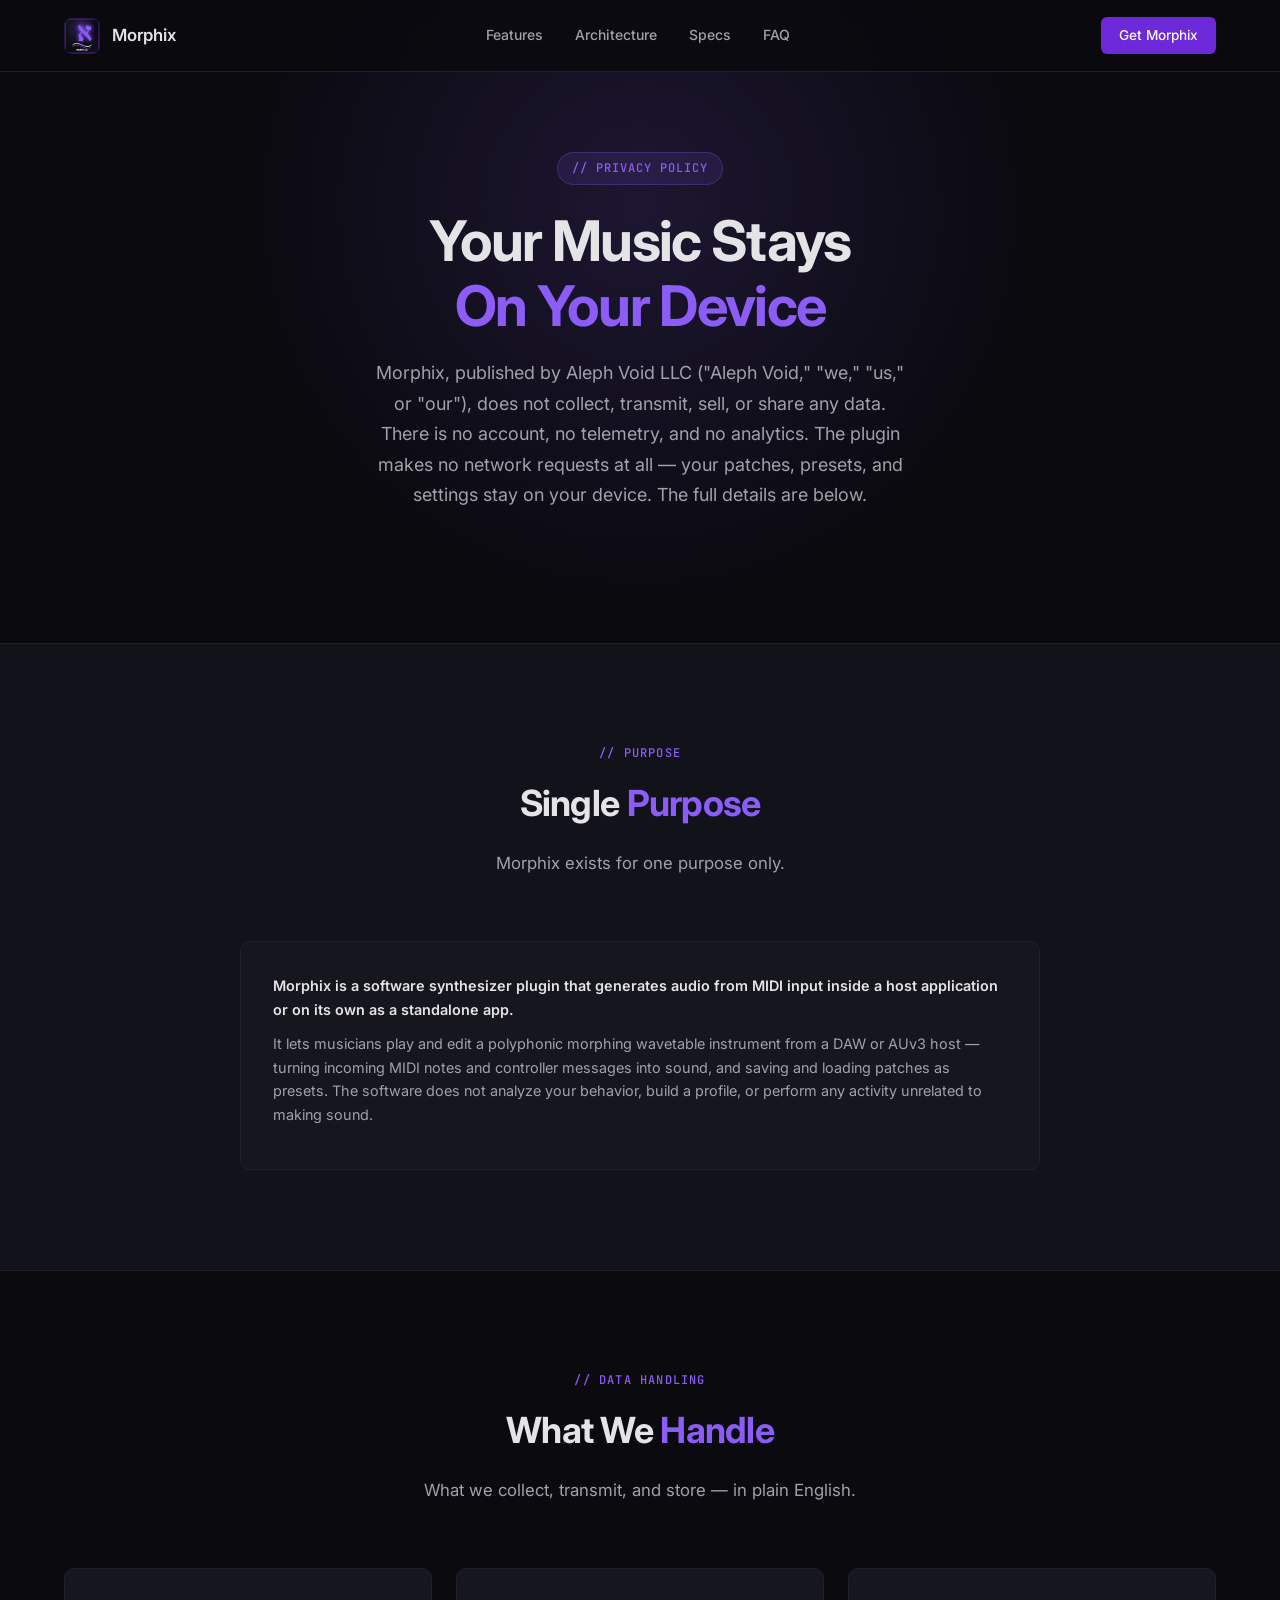
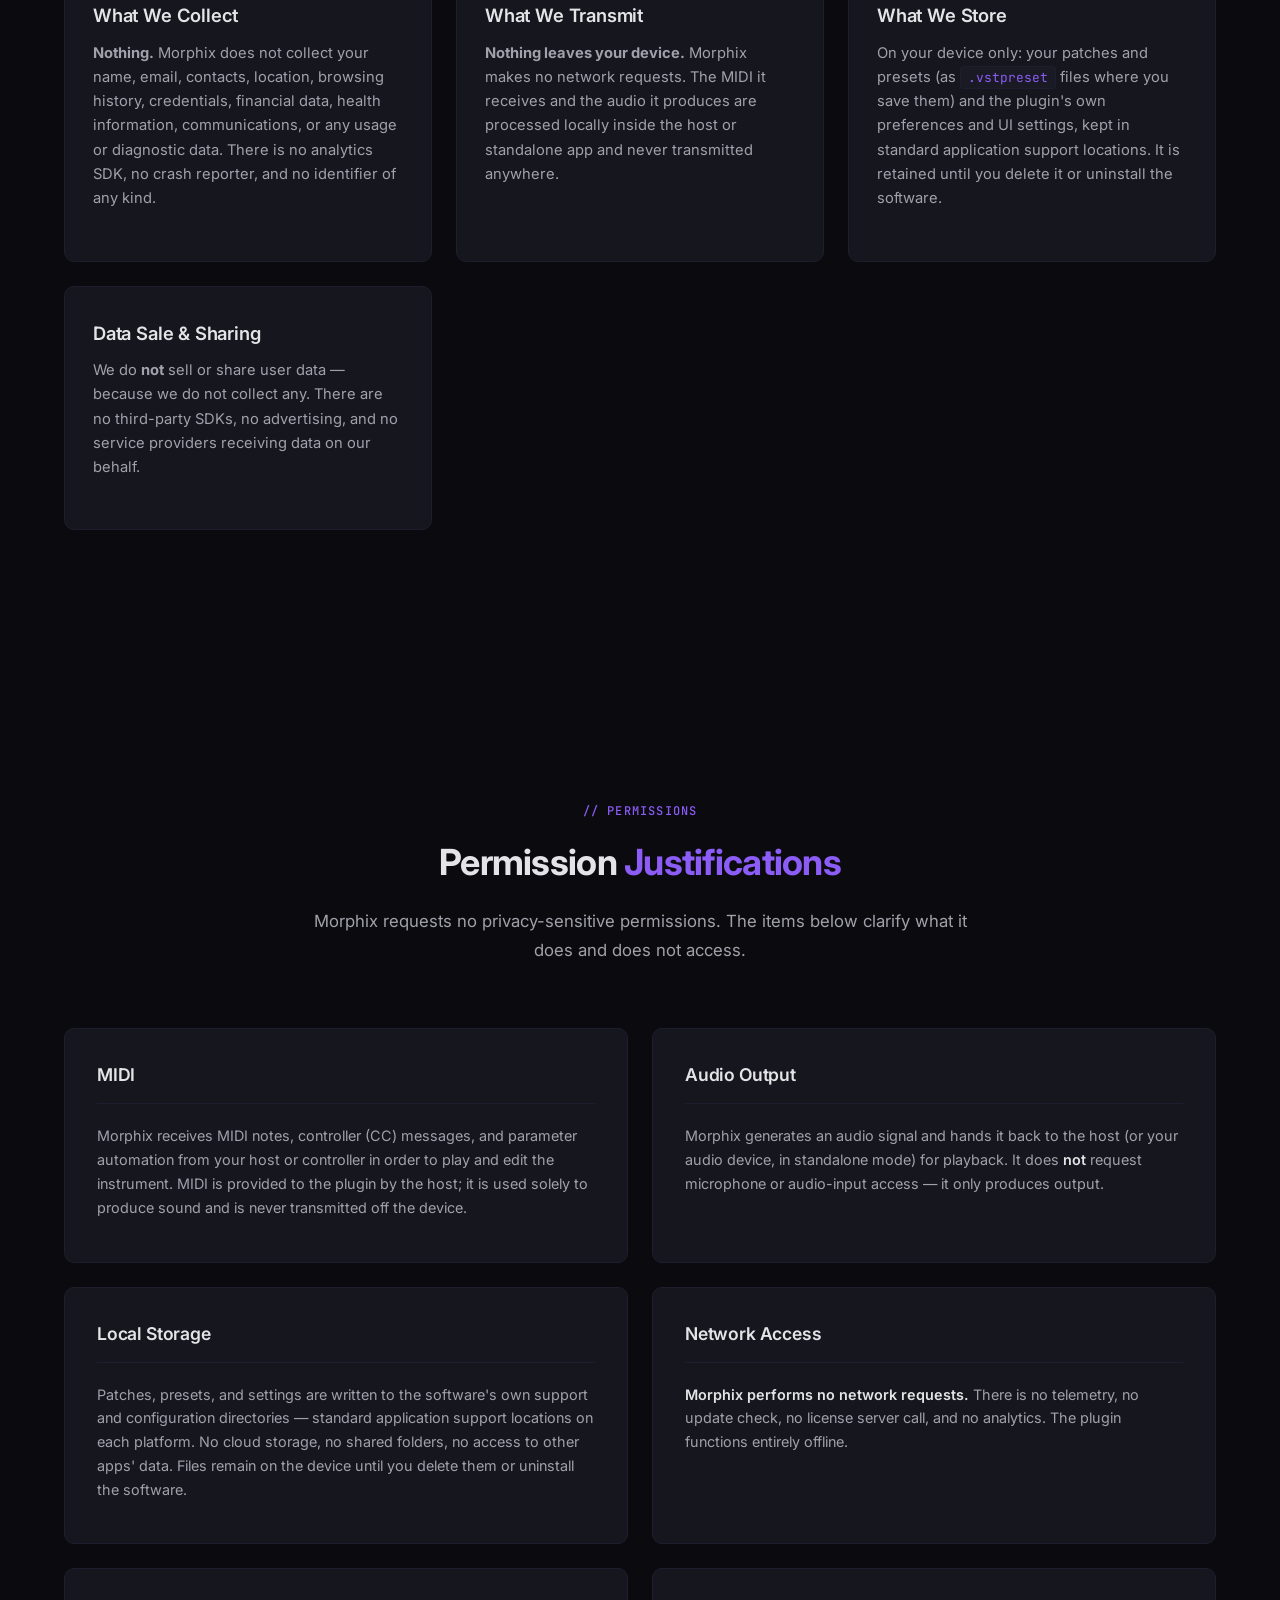
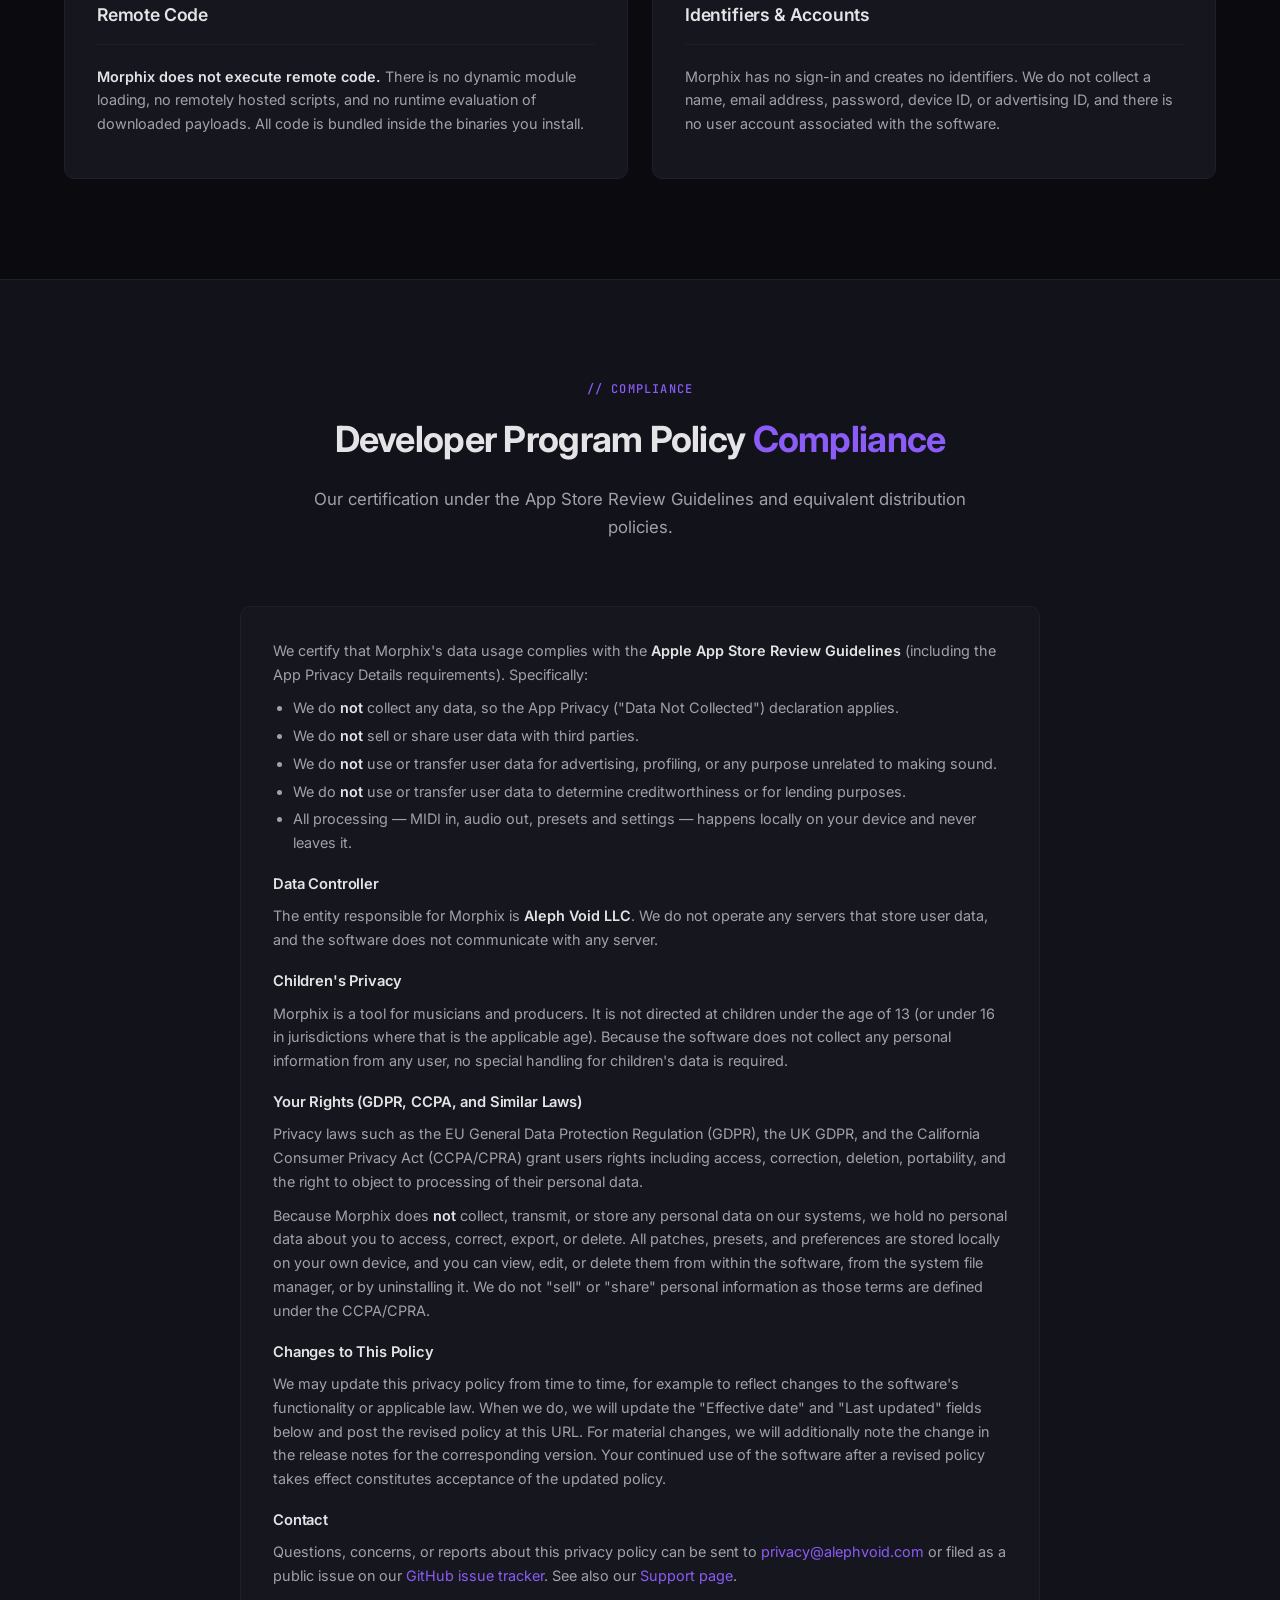
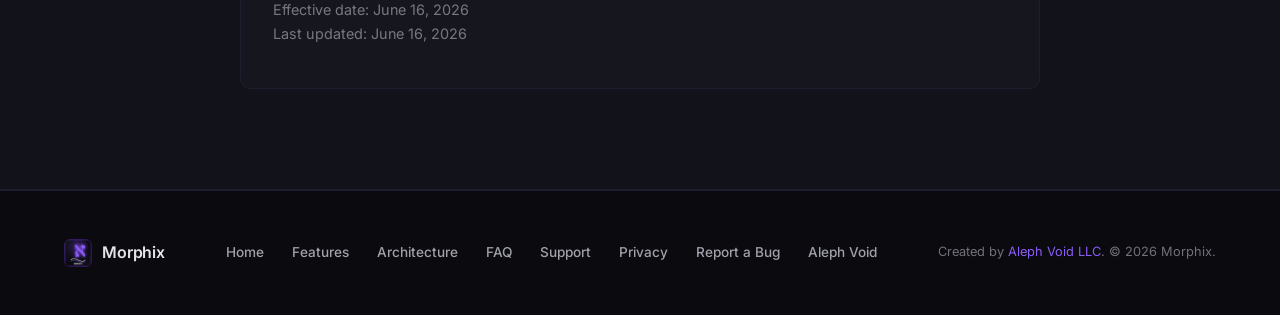
<file: privacy.html>
<!DOCTYPE html>
<html lang="en">
<head>
  <meta charset="UTF-8" />
  <meta name="viewport" content="width=device-width, initial-scale=1.0" />
  <title>Privacy Policy &mdash; Morphix</title>
  <meta name="description" content="Privacy policy for Morphix, the morphing wavetable synthesizer plugin for macOS, iOS, Windows, and Linux. Morphix collects nothing and makes no network requests." />
  <link rel="icon" type="image/png" href="assets/img/app-icon.png" />

  <!-- Open Graph -->
  <meta property="og:type" content="website" />
  <meta property="og:site_name" content="Morphix" />
  <meta property="og:url" content="https://morphix.alephvoid.com/privacy.html" />
  <meta property="og:title" content="Privacy Policy — Morphix" />
  <meta property="og:description" content="Privacy policy for Morphix. The plugin collects nothing and makes no network requests — everything stays on your device." />
  <meta property="og:image" content="https://morphix.alephvoid.com/assets/img/app-icon.png" />
  <meta property="og:image:type" content="image/png" />
  <meta property="og:image:width" content="256" />
  <meta property="og:image:height" content="256" />
  <meta property="og:image:alt" content="Morphix icon" />

  <!-- Twitter Card -->
  <meta name="twitter:card" content="summary" />
  <meta name="twitter:title" content="Privacy Policy — Morphix" />
  <meta name="twitter:description" content="Privacy policy for Morphix. The plugin collects nothing and makes no network requests." />
  <meta name="twitter:image" content="https://morphix.alephvoid.com/assets/img/app-icon.png" />
  <meta name="twitter:image:alt" content="Morphix icon" />
  <link rel="preconnect" href="https://fonts.googleapis.com" />
  <link rel="preconnect" href="https://fonts.gstatic.com" crossorigin />
  <link href="https://fonts.googleapis.com/css2?family=Inter:wght@300;400;500;600;700&family=JetBrains+Mono:wght@400;500&display=swap" rel="stylesheet" />
  <link rel="stylesheet" href="styles.css" />
</head>
<body>
  <!-- Navigation -->
  <nav id="nav">
    <div class="nav-inner">
      <a href="index.html" class="nav-brand">
        <img class="nav-logo" src="assets/img/app-icon.png" alt="Morphix" />
        <span>Morphix</span>
      </a>
      <div class="nav-links">
        <a href="index.html#features">Features</a>
        <a href="index.html#architecture">Architecture</a>
        <a href="index.html#specs">Specs</a>
        <a href="index.html#faq">FAQ</a>
      </div>
      <div class="nav-actions">
        <a href="index.html#install" class="btn btn-sm btn-primary">Get Morphix</a>
      </div>
      <button class="mobile-menu-btn" id="mobile-menu-btn" aria-label="Menu">
        <span></span><span></span><span></span>
      </button>
    </div>
    <div class="mobile-menu" id="mobile-menu">
      <a href="index.html#features">Features</a>
      <a href="index.html#architecture">Architecture</a>
      <a href="index.html#specs">Specs</a>
      <a href="index.html#faq">FAQ</a>
      <a href="index.html#install" class="btn btn-primary">Get Morphix</a>
    </div>
  </nav>

  <!-- Hero -->
  <section class="hero">
    <div class="container">
      <div class="hero-content">
        <div class="hero-badge">// Privacy Policy</div>
        <h1>Your Music Stays<br /><span class="text-gradient">On Your Device</span></h1>
        <p class="hero-subtitle">
          Morphix, published by Aleph Void LLC ("Aleph Void," "we," "us," or "our"), does not
          collect, transmit, sell, or share any data. There is no account, no telemetry, and no
          analytics. The plugin makes no network requests at all &mdash; your patches, presets,
          and settings stay on your device. The full details are below.
        </p>
      </div>
    </div>
  </section>

  <!-- Single purpose -->
  <section class="features">
    <div class="container">
      <div class="section-header">
        <span class="section-label">// Purpose</span>
        <h2>Single <span class="text-gradient">Purpose</span></h2>
        <p>Morphix exists for one purpose only.</p>
      </div>
      <div class="doc-card" style="max-width: 800px; margin: 0 auto;">
        <div class="doc-content">
          <p><strong>Morphix is a software synthesizer plugin that generates audio from MIDI input inside a host application or on its own as a standalone app.</strong></p>
          <p>It lets musicians play and edit a polyphonic morphing wavetable instrument from a DAW or AUv3 host &mdash; turning incoming MIDI notes and controller messages into sound, and saving and loading patches as presets. The software does not analyze your behavior, build a profile, or perform any activity unrelated to making sound.</p>
        </div>
      </div>
    </div>
  </section>

  <!-- Data handling -->
  <section class="how-it-works">
    <div class="container">
      <div class="section-header">
        <span class="section-label">// Data Handling</span>
        <h2>What We <span class="text-gradient">Handle</span></h2>
        <p>What we collect, transmit, and store &mdash; in plain English.</p>
      </div>
      <div class="modes-grid">
        <div class="mode-card">
          <h3>What We Collect</h3>
          <p class="mode-desc"><strong>Nothing.</strong> Morphix does not collect your name, email, contacts, location, browsing history, credentials, financial data, health information, communications, or any usage or diagnostic data. There is no analytics SDK, no crash reporter, and no identifier of any kind.</p>
        </div>
        <div class="mode-card">
          <h3>What We Transmit</h3>
          <p class="mode-desc"><strong>Nothing leaves your device.</strong> Morphix makes no network requests. The MIDI it receives and the audio it produces are processed locally inside the host or standalone app and never transmitted anywhere.</p>
        </div>
        <div class="mode-card">
          <h3>What We Store</h3>
          <p class="mode-desc">On your device only: your patches and presets (as <code>.vstpreset</code> files where you save them) and the plugin's own preferences and UI settings, kept in standard application support locations. It is retained until you delete it or uninstall the software.</p>
        </div>
        <div class="mode-card">
          <h3>Data Sale &amp; Sharing</h3>
          <p class="mode-desc">We do <strong>not</strong> sell or share user data &mdash; because we do not collect any. There are no third-party SDKs, no advertising, and no service providers receiving data on our behalf.</p>
        </div>
      </div>
    </div>
  </section>

  <!-- Permission justifications -->
  <section class="docs">
    <div class="container">
      <div class="section-header">
        <span class="section-label">// Permissions</span>
        <h2>Permission <span class="text-gradient">Justifications</span></h2>
        <p>Morphix requests no privacy-sensitive permissions. The items below clarify what it does and does not access.</p>
      </div>
      <div class="docs-grid">
        <div class="doc-card">
          <h3>MIDI</h3>
          <div class="doc-content">
            <p>Morphix receives MIDI notes, controller (CC) messages, and parameter automation from your host or controller in order to play and edit the instrument. MIDI is provided to the plugin by the host; it is used solely to produce sound and is never transmitted off the device.</p>
          </div>
        </div>

        <div class="doc-card">
          <h3>Audio Output</h3>
          <div class="doc-content">
            <p>Morphix generates an audio signal and hands it back to the host (or your audio device, in standalone mode) for playback. It does <strong>not</strong> request microphone or audio-input access &mdash; it only produces output.</p>
          </div>
        </div>

        <div class="doc-card">
          <h3>Local Storage</h3>
          <div class="doc-content">
            <p>Patches, presets, and settings are written to the software's own support and configuration directories &mdash; standard application support locations on each platform. No cloud storage, no shared folders, no access to other apps' data. Files remain on the device until you delete them or uninstall the software.</p>
          </div>
        </div>

        <div class="doc-card">
          <h3>Network Access</h3>
          <div class="doc-content">
            <p><strong>Morphix performs no network requests.</strong> There is no telemetry, no update check, no license server call, and no analytics. The plugin functions entirely offline.</p>
          </div>
        </div>

        <div class="doc-card">
          <h3>Remote Code</h3>
          <div class="doc-content">
            <p><strong>Morphix does not execute remote code.</strong> There is no dynamic module loading, no remotely hosted scripts, and no runtime evaluation of downloaded payloads. All code is bundled inside the binaries you install.</p>
          </div>
        </div>

        <div class="doc-card">
          <h3>Identifiers &amp; Accounts</h3>
          <div class="doc-content">
            <p>Morphix has no sign-in and creates no identifiers. We do not collect a name, email address, password, device ID, or advertising ID, and there is no user account associated with the software.</p>
          </div>
        </div>
      </div>
    </div>
  </section>

  <!-- Compliance -->
  <section class="install">
    <div class="container">
      <div class="section-header">
        <span class="section-label">// Compliance</span>
        <h2>Developer Program Policy <span class="text-gradient">Compliance</span></h2>
        <p>Our certification under the App Store Review Guidelines and equivalent distribution policies.</p>
      </div>
      <div class="doc-card" style="max-width: 800px; margin: 0 auto;">
        <div class="doc-content">
          <p>We certify that Morphix's data usage complies with the <strong>Apple App Store Review Guidelines</strong> (including the App Privacy Details requirements). Specifically:</p>
          <ul>
            <li>We do <strong>not</strong> collect any data, so the App Privacy ("Data Not Collected") declaration applies.</li>
            <li>We do <strong>not</strong> sell or share user data with third parties.</li>
            <li>We do <strong>not</strong> use or transfer user data for advertising, profiling, or any purpose unrelated to making sound.</li>
            <li>We do <strong>not</strong> use or transfer user data to determine creditworthiness or for lending purposes.</li>
            <li>All processing &mdash; MIDI in, audio out, presets and settings &mdash; happens locally on your device and never leaves it.</li>
          </ul>

          <h4>Data Controller</h4>
          <p>The entity responsible for Morphix is <strong>Aleph Void LLC</strong>. We do not operate any servers that store user data, and the software does not communicate with any server.</p>

          <h4>Children's Privacy</h4>
          <p>Morphix is a tool for musicians and producers. It is not directed at children under the age of 13 (or under 16 in jurisdictions where that is the applicable age). Because the software does not collect any personal information from any user, no special handling for children's data is required.</p>

          <h4>Your Rights (GDPR, CCPA, and Similar Laws)</h4>
          <p>Privacy laws such as the EU General Data Protection Regulation (GDPR), the UK GDPR, and the California Consumer Privacy Act (CCPA/CPRA) grant users rights including access, correction, deletion, portability, and the right to object to processing of their personal data.</p>
          <p>Because Morphix does <strong>not</strong> collect, transmit, or store any personal data on our systems, we hold no personal data about you to access, correct, export, or delete. All patches, presets, and preferences are stored locally on your own device, and you can view, edit, or delete them from within the software, from the system file manager, or by uninstalling it. We do not "sell" or "share" personal information as those terms are defined under the CCPA/CPRA.</p>

          <h4>Changes to This Policy</h4>
          <p>We may update this privacy policy from time to time, for example to reflect changes to the software's functionality or applicable law. When we do, we will update the "Effective date" and "Last updated" fields below and post the revised policy at this URL. For material changes, we will additionally note the change in the release notes for the corresponding version. Your continued use of the software after a revised policy takes effect constitutes acceptance of the updated policy.</p>

          <h4>Contact</h4>
          <p>Questions, concerns, or reports about this privacy policy can be sent to <a href="mailto:privacy@alephvoid.com">privacy@alephvoid.com</a> or filed as a public issue on our <a href="https://github.com/aleph-void/morphix.alephvoid.com/issues" target="_blank" rel="noopener">GitHub issue tracker</a>. See also our <a href="support.html">Support page</a>.</p>
          <p style="opacity: 0.7; font-size: 0.9em;">Effective date: June 16, 2026<br />Last updated: June 16, 2026</p>
        </div>
      </div>
    </div>
  </section>

  <!-- Footer -->
  <footer class="footer">
    <div class="container">
      <div class="footer-inner">
        <div class="footer-brand">
          <img class="footer-logo" src="assets/img/app-icon.png" alt="Morphix" />
          <span>Morphix</span>
        </div>
        <div class="footer-links">
          <a href="index.html">Home</a>
          <a href="index.html#features">Features</a>
          <a href="index.html#architecture">Architecture</a>
          <a href="index.html#faq">FAQ</a>
          <a href="support.html">Support</a>
          <a href="privacy.html">Privacy</a>
          <a href="https://github.com/aleph-void/morphix.alephvoid.com/issues" target="_blank" rel="noopener">Report a Bug</a>
          <a href="https://alephvoid.com" target="_blank" rel="noopener">Aleph Void</a>
        </div>
        <p class="footer-copy">Created by <a href="https://alephvoid.com" target="_blank" rel="noopener">Aleph Void LLC</a>. &copy; 2026 Morphix.</p>
      </div>
    </div>
  </footer>

  <script src="main.js"></script>
</body>
</html>
</file>
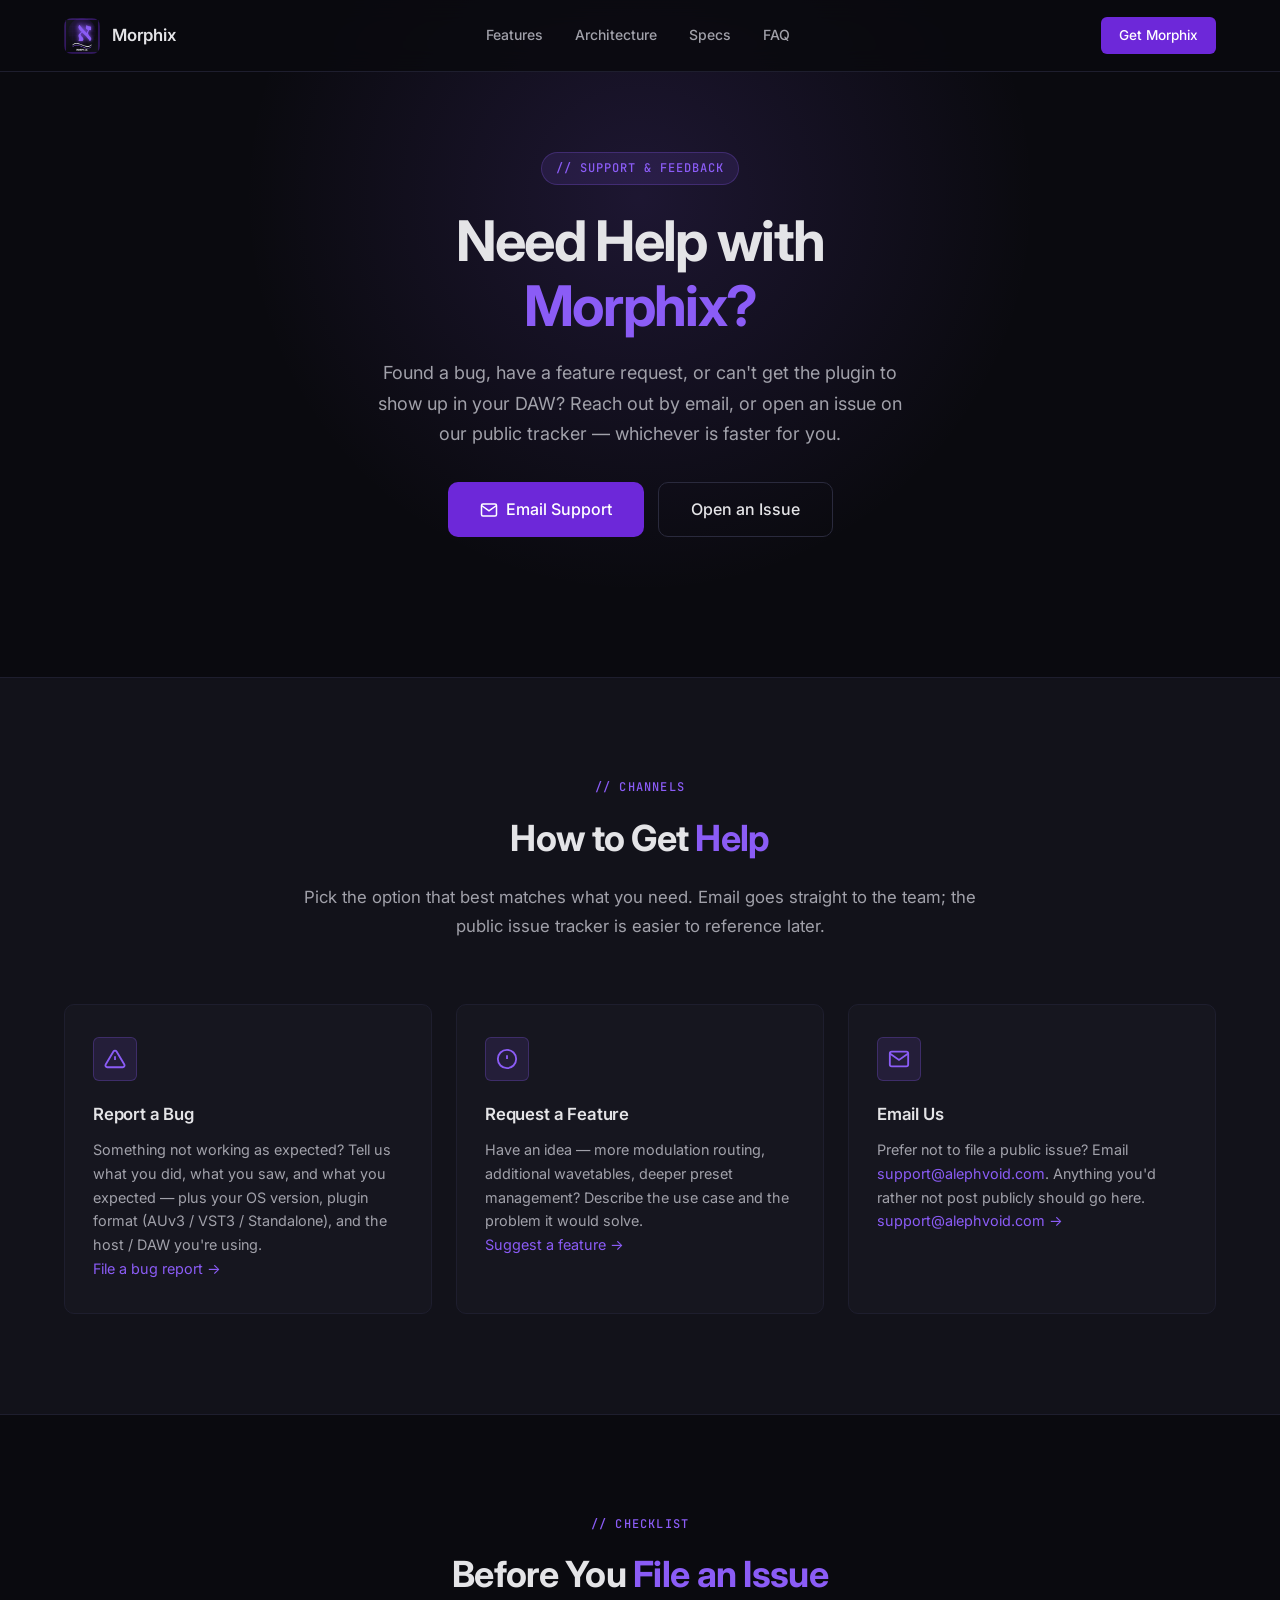
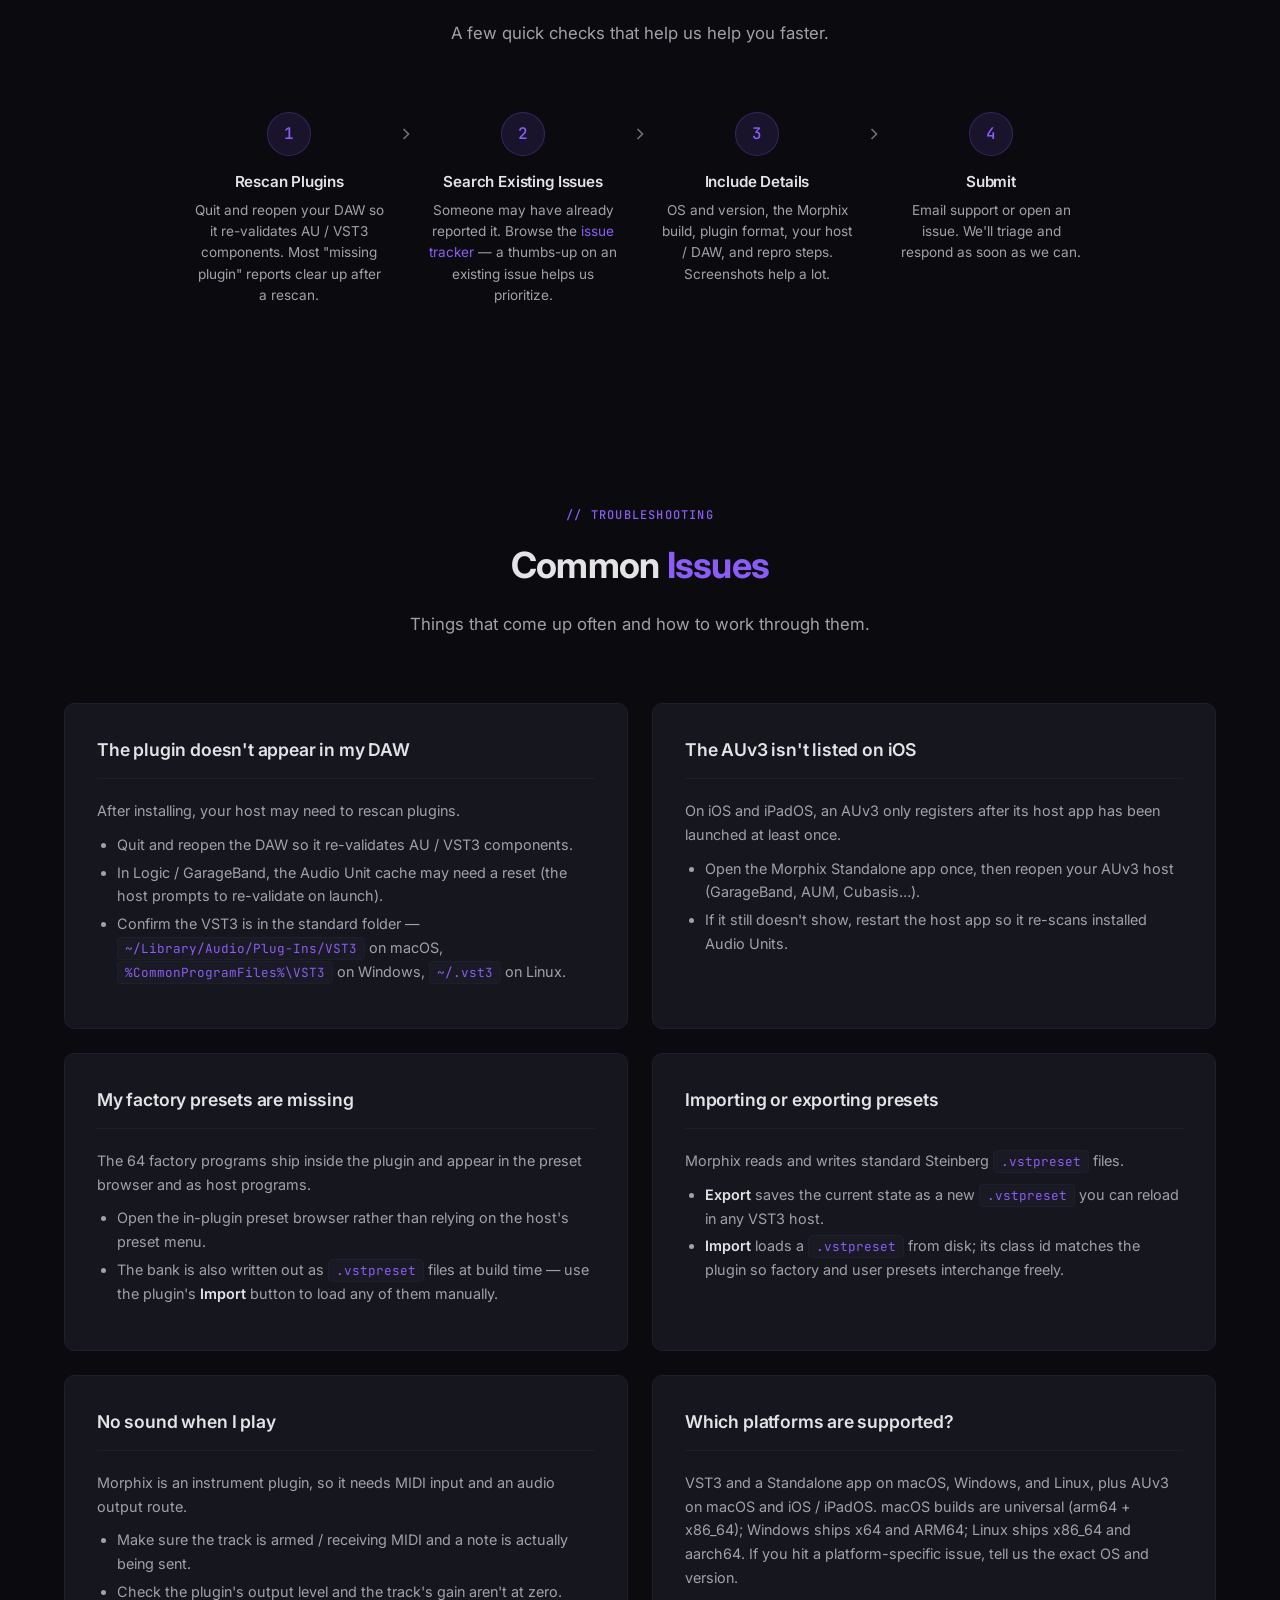
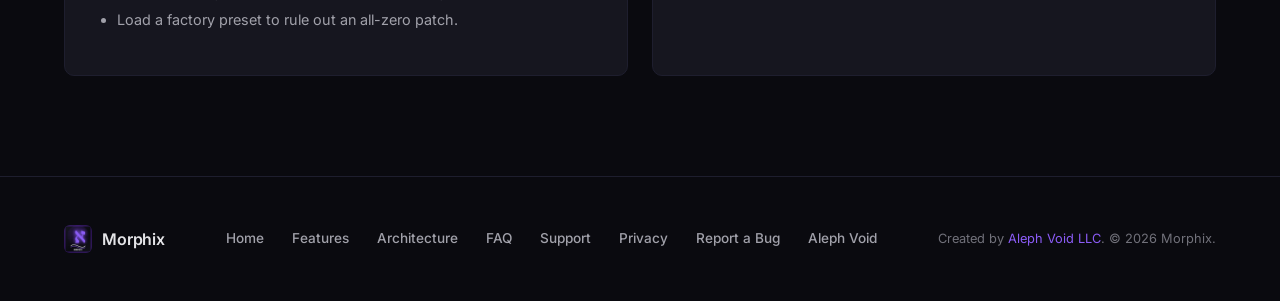
<file: support.html>
<!DOCTYPE html>
<html lang="en">
<head>
  <meta charset="UTF-8" />
  <meta name="viewport" content="width=device-width, initial-scale=1.0" />
  <title>Support &mdash; Morphix</title>
  <meta name="description" content="Get support for Morphix, the morphing wavetable synthesizer plugin. Report bugs, request features, or ask questions about the AUv3 / VST3 / Standalone builds." />
  <link rel="icon" type="image/png" href="assets/img/app-icon.png" />

  <!-- Open Graph -->
  <meta property="og:type" content="website" />
  <meta property="og:site_name" content="Morphix" />
  <meta property="og:url" content="https://morphix.alephvoid.com/support.html" />
  <meta property="og:title" content="Support — Morphix" />
  <meta property="og:description" content="Get support for Morphix. Report bugs, request features, or ask questions about the morphing wavetable synthesizer plugin." />
  <meta property="og:image" content="https://morphix.alephvoid.com/assets/img/app-icon.png" />
  <meta property="og:image:type" content="image/png" />
  <meta property="og:image:width" content="256" />
  <meta property="og:image:height" content="256" />
  <meta property="og:image:alt" content="Morphix icon" />

  <!-- Twitter Card -->
  <meta name="twitter:card" content="summary" />
  <meta name="twitter:title" content="Support — Morphix" />
  <meta name="twitter:description" content="Report bugs, request features, or ask questions about Morphix." />
  <meta name="twitter:image" content="https://morphix.alephvoid.com/assets/img/app-icon.png" />
  <meta name="twitter:image:alt" content="Morphix icon" />
  <link rel="preconnect" href="https://fonts.googleapis.com" />
  <link rel="preconnect" href="https://fonts.gstatic.com" crossorigin />
  <link href="https://fonts.googleapis.com/css2?family=Inter:wght@300;400;500;600;700&family=JetBrains+Mono:wght@400;500&display=swap" rel="stylesheet" />
  <link rel="stylesheet" href="styles.css" />
</head>
<body>
  <!-- Navigation -->
  <nav id="nav">
    <div class="nav-inner">
      <a href="index.html" class="nav-brand">
        <img class="nav-logo" src="assets/img/app-icon.png" alt="Morphix" />
        <span>Morphix</span>
      </a>
      <div class="nav-links">
        <a href="index.html#features">Features</a>
        <a href="index.html#architecture">Architecture</a>
        <a href="index.html#specs">Specs</a>
        <a href="index.html#faq">FAQ</a>
      </div>
      <div class="nav-actions">
        <a href="index.html#install" class="btn btn-sm btn-primary">Get Morphix</a>
      </div>
      <button class="mobile-menu-btn" id="mobile-menu-btn" aria-label="Menu">
        <span></span><span></span><span></span>
      </button>
    </div>
    <div class="mobile-menu" id="mobile-menu">
      <a href="index.html#features">Features</a>
      <a href="index.html#architecture">Architecture</a>
      <a href="index.html#specs">Specs</a>
      <a href="index.html#faq">FAQ</a>
      <a href="index.html#install" class="btn btn-primary">Get Morphix</a>
    </div>
  </nav>

  <!-- Hero -->
  <section class="hero">
    <div class="container">
      <div class="hero-content">
        <div class="hero-badge">// Support &amp; Feedback</div>
        <h1>Need Help with<br /><span class="text-gradient">Morphix?</span></h1>
        <p class="hero-subtitle">
          Found a bug, have a feature request, or can't get the plugin to show up in your DAW?
          Reach out by email, or open an issue on our public tracker &mdash; whichever is faster
          for you.
        </p>
        <div class="hero-actions">
          <a href="mailto:support@alephvoid.com?subject=Morphix%20support" class="btn btn-primary btn-lg">
            <svg viewBox="0 0 24 24" fill="none" stroke="currentColor" stroke-width="2" class="btn-icon"><path d="M4 4h16c1.1 0 2 .9 2 2v12c0 1.1-.9 2-2 2H4c-1.1 0-2-.9-2-2V6c0-1.1.9-2 2-2z"/><polyline points="22,6 12,13 2,6"/></svg>
            Email Support
          </a>
          <a href="https://github.com/aleph-void/morphix.alephvoid.com/issues" class="btn btn-outline btn-lg" target="_blank" rel="noopener">Open an Issue</a>
        </div>
      </div>
    </div>
  </section>

  <!-- Support channels -->
  <section class="features">
    <div class="container">
      <div class="section-header">
        <span class="section-label">// Channels</span>
        <h2>How to Get <span class="text-gradient">Help</span></h2>
        <p>Pick the option that best matches what you need. Email goes straight to the team; the public issue tracker is easier to reference later.</p>
      </div>
      <div class="feature-grid">
        <div class="feature-card">
          <div class="feature-icon">
            <svg viewBox="0 0 24 24" fill="none" stroke="currentColor" stroke-width="2"><path d="M10.29 3.86L1.82 18a2 2 0 0 0 1.71 3h16.94a2 2 0 0 0 1.71-3L13.71 3.86a2 2 0 0 0-3.42 0z"/><line x1="12" y1="9" x2="12" y2="13"/><line x1="12" y1="17" x2="12.01" y2="17"/></svg>
          </div>
          <h3>Report a Bug</h3>
          <p>Something not working as expected? Tell us what you did, what you saw, and what you expected &mdash; plus your OS version, plugin format (AUv3 / VST3 / Standalone), and the host / DAW you're using.</p>
          <p><a href="https://github.com/aleph-void/morphix.alephvoid.com/issues/new?labels=bug" target="_blank" rel="noopener">File a bug report &rarr;</a></p>
        </div>
        <div class="feature-card">
          <div class="feature-icon">
            <svg viewBox="0 0 24 24" fill="none" stroke="currentColor" stroke-width="2"><circle cx="12" cy="12" r="10"/><line x1="12" y1="8" x2="12" y2="12"/><line x1="12" y1="16" x2="12.01" y2="16"/></svg>
          </div>
          <h3>Request a Feature</h3>
          <p>Have an idea &mdash; more modulation routing, additional wavetables, deeper preset management? Describe the use case and the problem it would solve.</p>
          <p><a href="https://github.com/aleph-void/morphix.alephvoid.com/issues/new?labels=enhancement" target="_blank" rel="noopener">Suggest a feature &rarr;</a></p>
        </div>
        <div class="feature-card">
          <div class="feature-icon">
            <svg viewBox="0 0 24 24" fill="none" stroke="currentColor" stroke-width="2"><path d="M4 4h16c1.1 0 2 .9 2 2v12c0 1.1-.9 2-2 2H4c-1.1 0-2-.9-2-2V6c0-1.1.9-2 2-2z"/><polyline points="22,6 12,13 2,6"/></svg>
          </div>
          <h3>Email Us</h3>
          <p>Prefer not to file a public issue? Email <a href="mailto:support@alephvoid.com">support@alephvoid.com</a>. Anything you'd rather not post publicly should go here.</p>
          <p><a href="mailto:support@alephvoid.com?subject=Morphix%20support">support@alephvoid.com &rarr;</a></p>
        </div>
      </div>
    </div>
  </section>

  <!-- Before you file -->
  <section class="how-it-works">
    <div class="container">
      <div class="section-header">
        <span class="section-label">// Checklist</span>
        <h2>Before You <span class="text-gradient">File an Issue</span></h2>
        <p>A few quick checks that help us help you faster.</p>
      </div>
      <div class="workflow-steps">
        <div class="steps">
          <div class="step">
            <div class="step-num">1</div>
            <div class="step-content">
              <h4>Rescan Plugins</h4>
              <p>Quit and reopen your DAW so it re-validates AU / VST3 components. Most "missing plugin" reports clear up after a rescan.</p>
            </div>
          </div>
          <div class="step-arrow">
            <svg viewBox="0 0 24 24" fill="none" stroke="currentColor" stroke-width="2"><polyline points="9 18 15 12 9 6"/></svg>
          </div>
          <div class="step">
            <div class="step-num">2</div>
            <div class="step-content">
              <h4>Search Existing Issues</h4>
              <p>Someone may have already reported it. Browse the <a href="https://github.com/aleph-void/morphix.alephvoid.com/issues" target="_blank" rel="noopener">issue tracker</a> &mdash; a thumbs-up on an existing issue helps us prioritize.</p>
            </div>
          </div>
          <div class="step-arrow">
            <svg viewBox="0 0 24 24" fill="none" stroke="currentColor" stroke-width="2"><polyline points="9 18 15 12 9 6"/></svg>
          </div>
          <div class="step">
            <div class="step-num">3</div>
            <div class="step-content">
              <h4>Include Details</h4>
              <p>OS and version, the Morphix build, plugin format, your host / DAW, and repro steps. Screenshots help a lot.</p>
            </div>
          </div>
          <div class="step-arrow">
            <svg viewBox="0 0 24 24" fill="none" stroke="currentColor" stroke-width="2"><polyline points="9 18 15 12 9 6"/></svg>
          </div>
          <div class="step">
            <div class="step-num">4</div>
            <div class="step-content">
              <h4>Submit</h4>
              <p>Email support or open an issue. We'll triage and respond as soon as we can.</p>
            </div>
          </div>
        </div>
      </div>
    </div>
  </section>

  <!-- Troubleshooting -->
  <section class="docs">
    <div class="container">
      <div class="section-header">
        <span class="section-label">// Troubleshooting</span>
        <h2>Common <span class="text-gradient">Issues</span></h2>
        <p>Things that come up often and how to work through them.</p>
      </div>
      <div class="docs-grid">
        <div class="doc-card">
          <h3>The plugin doesn't appear in my DAW</h3>
          <div class="doc-content">
            <p>After installing, your host may need to rescan plugins.</p>
            <ul>
              <li>Quit and reopen the DAW so it re-validates AU / VST3 components.</li>
              <li>In Logic / GarageBand, the Audio Unit cache may need a reset (the host prompts to re-validate on launch).</li>
              <li>Confirm the VST3 is in the standard folder &mdash; <code>~/Library/Audio/Plug-Ins/VST3</code> on macOS, <code>%CommonProgramFiles%\VST3</code> on Windows, <code>~/.vst3</code> on Linux.</li>
            </ul>
          </div>
        </div>

        <div class="doc-card">
          <h3>The AUv3 isn't listed on iOS</h3>
          <div class="doc-content">
            <p>On iOS and iPadOS, an AUv3 only registers after its host app has been launched at least once.</p>
            <ul>
              <li>Open the Morphix Standalone app once, then reopen your AUv3 host (GarageBand, AUM, Cubasis&hellip;).</li>
              <li>If it still doesn't show, restart the host app so it re-scans installed Audio Units.</li>
            </ul>
          </div>
        </div>

        <div class="doc-card">
          <h3>My factory presets are missing</h3>
          <div class="doc-content">
            <p>The 64 factory programs ship inside the plugin and appear in the preset browser and as host programs.</p>
            <ul>
              <li>Open the in-plugin preset browser rather than relying on the host's preset menu.</li>
              <li>The bank is also written out as <code>.vstpreset</code> files at build time &mdash; use the plugin's <strong>Import</strong> button to load any of them manually.</li>
            </ul>
          </div>
        </div>

        <div class="doc-card">
          <h3>Importing or exporting presets</h3>
          <div class="doc-content">
            <p>Morphix reads and writes standard Steinberg <code>.vstpreset</code> files.</p>
            <ul>
              <li><strong>Export</strong> saves the current state as a new <code>.vstpreset</code> you can reload in any VST3 host.</li>
              <li><strong>Import</strong> loads a <code>.vstpreset</code> from disk; its class id matches the plugin so factory and user presets interchange freely.</li>
            </ul>
          </div>
        </div>

        <div class="doc-card">
          <h3>No sound when I play</h3>
          <div class="doc-content">
            <p>Morphix is an instrument plugin, so it needs MIDI input and an audio output route.</p>
            <ul>
              <li>Make sure the track is armed / receiving MIDI and a note is actually being sent.</li>
              <li>Check the plugin's output level and the track's gain aren't at zero.</li>
              <li>Load a factory preset to rule out an all-zero patch.</li>
            </ul>
          </div>
        </div>

        <div class="doc-card">
          <h3>Which platforms are supported?</h3>
          <div class="doc-content">
            <p>VST3 and a Standalone app on macOS, Windows, and Linux, plus AUv3 on macOS and iOS / iPadOS. macOS builds are universal (arm64 + x86_64); Windows ships x64 and ARM64; Linux ships x86_64 and aarch64. If you hit a platform-specific issue, tell us the exact OS and version.</p>
          </div>
        </div>
      </div>
    </div>
  </section>

  <!-- Footer -->
  <footer class="footer">
    <div class="container">
      <div class="footer-inner">
        <div class="footer-brand">
          <img class="footer-logo" src="assets/img/app-icon.png" alt="Morphix" />
          <span>Morphix</span>
        </div>
        <div class="footer-links">
          <a href="index.html">Home</a>
          <a href="index.html#features">Features</a>
          <a href="index.html#architecture">Architecture</a>
          <a href="index.html#faq">FAQ</a>
          <a href="support.html">Support</a>
          <a href="privacy.html">Privacy</a>
          <a href="https://github.com/aleph-void/morphix.alephvoid.com/issues" target="_blank" rel="noopener">Report a Bug</a>
          <a href="https://alephvoid.com" target="_blank" rel="noopener">Aleph Void</a>
        </div>
        <p class="footer-copy">Created by <a href="https://alephvoid.com" target="_blank" rel="noopener">Aleph Void LLC</a>. &copy; 2026 Morphix.</p>
      </div>
    </div>
  </footer>

  <script src="main.js"></script>
</body>
</html>
</file>
<file: styles.css>
/* ===== Design Tokens (Aleph Void palette, dark-only) ===== */
:root {
  --color-bg: #0a0a0f;
  --color-bg-alt: #12121a;
  --color-bg-card: #16161f;
  --color-surface: #1a1a24;
  --color-border: #1e1e2e;
  --color-border-strong: #2a2a3d;
  --color-text: #e4e4e7;
  --color-text-secondary: #a1a1aa;
  --color-text-muted: #71717a;
  --color-accent: #6d28d9;
  --color-accent-light: #8b5cf6;
  --color-accent-hover: #7c3aed;
  --color-accent-soft: rgba(139, 92, 246, 0.12);
  --color-accent-glow: rgba(139, 92, 246, 0.15);
  --color-accent-border: rgba(139, 92, 246, 0.25);
  --color-success: #4ade80;
  --color-warn: #fbbf24;
  --color-error: #f87171;
  --shadow-sm: 0 1px 2px rgba(0,0,0,.3);
  --shadow-md: 0 4px 12px rgba(0,0,0,.4);
  --shadow-lg: 0 12px 40px rgba(0,0,0,.5);
  --shadow-xl: 0 20px 60px rgba(0,0,0,.6);
  --shadow-glow: 0 0 40px rgba(139, 92, 246, 0.15);
  --radius-sm: 6px;
  --radius-md: 10px;
  --radius-lg: 16px;
  --radius-xl: 24px;
  --font-sans: 'Inter', -apple-system, BlinkMacSystemFont, 'Segoe UI', sans-serif;
  --font-mono: 'JetBrains Mono', 'Fira Code', monospace;
  --nav-height: 72px;
}

/* ===== Reset & Base ===== */
*, *::before, *::after {
  box-sizing: border-box;
  margin: 0;
  padding: 0;
}

html {
  scroll-behavior: smooth;
  scroll-padding-top: calc(var(--nav-height) + 24px);
}

body {
  font-family: var(--font-sans);
  background: var(--color-bg);
  color: var(--color-text);
  line-height: 1.6;
  -webkit-font-smoothing: antialiased;
  -moz-osx-font-smoothing: grayscale;
  overflow-x: hidden;
}

.container {
  max-width: 1200px;
  margin: 0 auto;
  padding: 0 24px;
}

a {
  color: var(--color-accent-light);
  text-decoration: none;
  transition: color .15s;
}
a:hover { color: #a78bfa; }

code {
  font-family: var(--font-mono);
  font-size: .88em;
  background: var(--color-surface);
  border: 1px solid var(--color-border);
  color: var(--color-accent-light);
  padding: 2px 7px;
  border-radius: 4px;
}

/* ===== Buttons ===== */
.btn {
  display: inline-flex;
  align-items: center;
  gap: 8px;
  padding: 12px 24px;
  border-radius: var(--radius-sm);
  font-weight: 500;
  font-size: .95rem;
  cursor: pointer;
  transition: all .2s;
  border: none;
  text-decoration: none;
}
.btn-primary {
  background: var(--color-accent);
  color: #fff;
}
.btn-primary:hover {
  background: var(--color-accent-light);
  color: #fff;
  transform: translateY(-1px);
}
.btn-outline {
  background: transparent;
  color: var(--color-text);
  border: 1px solid var(--color-border-strong);
}
.btn-outline:hover {
  border-color: var(--color-accent);
  color: var(--color-accent-light);
}
.btn-lg {
  padding: 14px 32px;
  font-size: 1rem;
  border-radius: var(--radius-md);
}
.btn-sm {
  padding: 8px 18px;
  font-size: .85rem;
}
.btn-icon {
  width: 18px;
  height: 18px;
}

/* ===== Navigation ===== */
#nav {
  position: fixed;
  top: 0;
  left: 0;
  right: 0;
  height: var(--nav-height);
  background: rgba(10, 10, 15, 0.85);
  backdrop-filter: blur(12px);
  -webkit-backdrop-filter: blur(12px);
  border-bottom: 1px solid var(--color-border);
  z-index: 100;
  transition: background .2s;
}
.nav-inner {
  max-width: 1200px;
  margin: 0 auto;
  padding: 0 24px;
  height: 100%;
  display: flex;
  align-items: center;
  justify-content: space-between;
}
.nav-brand {
  display: flex;
  align-items: center;
  gap: 12px;
  font-weight: 600;
  font-size: 1.05rem;
  letter-spacing: -0.01em;
  color: var(--color-text);
}
.nav-brand:hover { color: var(--color-text); }
.nav-logo {
  width: 36px;
  height: 36px;
  border-radius: 8px;
  object-fit: cover;
}
.nav-links {
  display: flex;
  gap: 32px;
}
.nav-links a {
  color: var(--color-text-secondary);
  font-size: .875rem;
  font-weight: 500;
  transition: color .15s;
}
.nav-links a:hover {
  color: var(--color-text);
}
.nav-actions {
  display: flex;
  align-items: center;
  gap: 12px;
}

.mobile-menu-btn {
  display: none;
  flex-direction: column;
  gap: 5px;
  border: none;
  background: none;
  cursor: pointer;
  padding: 4px;
}
.mobile-menu-btn span {
  display: block;
  width: 22px;
  height: 2px;
  background: var(--color-text);
  border-radius: 2px;
  transition: all .2s;
}
.mobile-menu {
  display: none;
  flex-direction: column;
  gap: 4px;
  padding: 12px 24px 20px;
  background: var(--color-bg);
  border-bottom: 1px solid var(--color-border);
}
.mobile-menu a {
  color: var(--color-text-secondary);
  font-size: .95rem;
  font-weight: 500;
  padding: 10px 0;
}
.mobile-menu.open { display: flex; }

/* ===== Hero ===== */
.hero {
  padding: calc(var(--nav-height) + 80px) 0 100px;
  position: relative;
  overflow: hidden;
}
.hero::before {
  content: '';
  position: absolute;
  top: -30%;
  left: 50%;
  transform: translateX(-50%);
  width: 800px;
  height: 800px;
  background: radial-gradient(circle, var(--color-accent-glow) 0%, transparent 70%);
  pointer-events: none;
  z-index: 0;
}
.hero .container {
  display: grid;
  grid-template-columns: 1fr 1fr;
  gap: 64px;
  align-items: center;
  position: relative;
  z-index: 1;
}
.hero-badge {
  display: inline-flex;
  align-items: center;
  padding: 6px 14px;
  background: var(--color-accent-soft);
  color: var(--color-accent-light);
  font-family: var(--font-mono);
  font-size: .75rem;
  font-weight: 500;
  text-transform: uppercase;
  letter-spacing: .08em;
  border: 1px solid var(--color-accent-border);
  border-radius: 100px;
  margin-bottom: 24px;
}
.hero h1 {
  font-size: clamp(2.25rem, 5vw, 3.5rem);
  font-weight: 700;
  line-height: 1.15;
  letter-spacing: -.03em;
  margin-bottom: 20px;
}
.text-gradient {
  color: var(--color-accent-light);
}
.hero-subtitle {
  font-size: 1.125rem;
  color: var(--color-text-secondary);
  max-width: 540px;
  margin-bottom: 32px;
  line-height: 1.7;
}
.hero-actions {
  display: flex;
  gap: 14px;
  margin-bottom: 40px;
  flex-wrap: wrap;
}
.hero-platforms {
  display: flex;
  align-items: center;
  gap: 20px;
  flex-wrap: wrap;
}
.hero-platforms-label {
  font-family: var(--font-mono);
  font-size: .75rem;
  color: var(--color-text-muted);
  text-transform: uppercase;
  letter-spacing: .08em;
  font-weight: 500;
}
.platform-icons {
  display: flex;
  gap: 16px;
  flex-wrap: wrap;
}
.platform-icon {
  display: flex;
  align-items: center;
  gap: 6px;
  color: var(--color-text-secondary);
  font-size: .85rem;
  font-weight: 500;
}
.platform-icon svg {
  width: 18px;
  height: 18px;
}

/* ===== Scope Mockup ===== */
.hero-visual {
  display: flex;
  justify-content: center;
}
.scope-mockup {
  width: 100%;
  max-width: 460px;
  background: var(--color-bg-card);
  border: 1px solid var(--color-border);
  border-radius: var(--radius-lg);
  box-shadow: var(--shadow-xl), var(--shadow-glow);
  overflow: hidden;
}
.scope-header {
  display: flex;
  align-items: center;
  gap: 12px;
  padding: 12px 16px;
  background: var(--color-surface);
  border-bottom: 1px solid var(--color-border);
}
.scope-dots {
  display: flex;
  gap: 6px;
}
.scope-dots span {
  width: 10px;
  height: 10px;
  border-radius: 50%;
}
.scope-dots span:nth-child(1) { background: var(--color-error); }
.scope-dots span:nth-child(2) { background: var(--color-warn); }
.scope-dots span:nth-child(3) { background: var(--color-success); }
.scope-title {
  font-weight: 600;
  font-size: .82rem;
  color: var(--color-text-secondary);
}
.scope-body {
  display: flex;
  min-height: 260px;
}
.scope-grid {
  flex: 1;
  display: grid;
  grid-template-columns: 1fr 1fr;
  grid-template-rows: 1fr 1fr;
  gap: 6px;
  padding: 10px;
  background: var(--color-bg);
}
.scope-pane {
  position: relative;
  background: #000;
  border: 1px solid var(--color-border);
  border-radius: var(--radius-sm);
  overflow: hidden;
}
.scope-pane.selected {
  border-color: var(--color-accent-light);
}
.scope-pane-label {
  position: absolute;
  top: 5px;
  left: 7px;
  font-family: var(--font-mono);
  font-size: .62rem;
  color: var(--color-text-secondary);
  display: flex;
  align-items: center;
  gap: 5px;
  z-index: 2;
}
.scope-pane-dot {
  width: 6px;
  height: 6px;
  border-radius: 50%;
}
.scope-pane-badge {
  position: absolute;
  top: 5px;
  right: 7px;
  font-family: var(--font-mono);
  font-size: .55rem;
  color: var(--color-text-muted);
  text-transform: uppercase;
  letter-spacing: .06em;
  z-index: 2;
}
.scope-pane svg.graticule {
  position: absolute;
  inset: 0;
  width: 100%;
  height: 100%;
  opacity: .35;
  z-index: 0;
}
.scope-pane svg.waveform {
  position: absolute;
  inset: 0;
  width: 100%;
  height: 100%;
  z-index: 1;
}
.scope-tuning {
  position: absolute;
  bottom: 5px;
  right: 7px;
  font-family: var(--font-mono);
  font-size: .6rem;
  color: var(--color-accent-light);
  z-index: 2;
}
.scope-controls {
  width: 96px;
  background: var(--color-bg-alt);
  border-left: 1px solid var(--color-border);
  padding: 10px 10px;
  display: flex;
  flex-direction: column;
  gap: 8px;
}
.scope-pill {
  text-align: center;
  padding: 6px 4px;
  border: 1px solid var(--color-border);
  background: var(--color-bg-card);
  border-radius: var(--radius-sm);
  color: var(--color-text-muted);
  font-family: var(--font-mono);
  font-size: .62rem;
}
.scope-btn {
  padding: 7px 4px;
  text-align: center;
  font-size: .7rem;
  font-weight: 500;
  border-radius: var(--radius-sm);
  color: var(--color-text-secondary);
  border: 1px solid var(--color-border);
  background: var(--color-bg-card);
  cursor: default;
}
.scope-btn.primary {
  background: var(--color-accent);
  color: #fff;
  border-color: var(--color-accent);
}
.scope-btn.danger-soft {
  color: var(--color-error);
  border-color: rgba(248, 113, 113, 0.25);
}

/* ===== Section Headers ===== */
.section-header {
  text-align: center;
  max-width: 680px;
  margin: 0 auto 64px;
}
.section-label {
  display: block;
  font-family: var(--font-mono);
  font-size: .75rem;
  font-weight: 500;
  text-transform: uppercase;
  letter-spacing: .1em;
  color: var(--color-accent-light);
  margin-bottom: 12px;
}
.section-header h2 {
  font-size: clamp(1.75rem, 3vw, 2.25rem);
  font-weight: 700;
  letter-spacing: -.02em;
  margin-bottom: 16px;
}
.section-header p {
  font-size: 1.05rem;
  color: var(--color-text-secondary);
  line-height: 1.7;
}

/* ===== Features ===== */
.features {
  padding: 100px 0;
  background: var(--color-bg-alt);
  border-top: 1px solid var(--color-border);
  border-bottom: 1px solid var(--color-border);
}
.feature-grid {
  display: grid;
  grid-template-columns: repeat(3, 1fr);
  gap: 24px;
}
.feature-card {
  background: var(--color-bg-card);
  border: 1px solid var(--color-border);
  border-radius: var(--radius-md);
  padding: 32px 28px;
  transition: border-color .2s, transform .2s;
}
.feature-card:hover {
  border-color: var(--color-accent);
  transform: translateY(-2px);
}
.feature-icon {
  width: 44px;
  height: 44px;
  display: flex;
  align-items: center;
  justify-content: center;
  background: var(--color-accent-soft);
  border: 1px solid var(--color-accent-border);
  border-radius: var(--radius-sm);
  margin-bottom: 20px;
}
.feature-icon svg {
  width: 22px;
  height: 22px;
  color: var(--color-accent-light);
}
.feature-card h3 {
  font-size: 1.05rem;
  font-weight: 600;
  letter-spacing: -.01em;
  margin-bottom: 10px;
}
.feature-card p {
  font-size: .9rem;
  color: var(--color-text-secondary);
  line-height: 1.65;
}

/* ===== How It Works ===== */
.how-it-works {
  padding: 100px 0;
}
.modes-grid {
  display: grid;
  grid-template-columns: repeat(3, 1fr);
  gap: 24px;
  margin-bottom: 72px;
}
.mode-card {
  background: var(--color-bg-card);
  border: 1px solid var(--color-border);
  border-radius: var(--radius-md);
  padding: 32px 28px;
  position: relative;
  transition: border-color .2s;
}
.mode-card:hover {
  border-color: var(--color-accent);
}
.mode-number {
  width: 36px;
  height: 36px;
  display: flex;
  align-items: center;
  justify-content: center;
  background: var(--color-accent-soft);
  border: 1px solid var(--color-accent-border);
  color: var(--color-accent-light);
  font-family: var(--font-mono);
  font-weight: 500;
  font-size: .95rem;
  border-radius: var(--radius-sm);
  margin-bottom: 18px;
}
.mode-card h3 {
  font-size: 1.15rem;
  font-weight: 600;
  letter-spacing: -.01em;
  margin-bottom: 10px;
}
.mode-desc {
  color: var(--color-text-secondary);
  font-size: .92rem;
  line-height: 1.65;
  margin-bottom: 18px;
}
.mode-details {
  list-style: none;
  display: flex;
  flex-direction: column;
  gap: 10px;
}
.mode-details li {
  display: flex;
  align-items: center;
  gap: 10px;
  font-size: .88rem;
  color: var(--color-text-secondary);
}
.mode-details li svg {
  width: 18px;
  height: 18px;
  flex-shrink: 0;
}
.workflow-title {
  text-align: center;
  font-size: 1.2rem;
  font-weight: 600;
  letter-spacing: -.01em;
  margin-bottom: 40px;
}
.steps {
  display: flex;
  align-items: flex-start;
  justify-content: center;
  gap: 12px;
  flex-wrap: wrap;
}
.step {
  display: flex;
  flex-direction: column;
  align-items: center;
  text-align: center;
  max-width: 190px;
}
.step-num {
  width: 44px;
  height: 44px;
  display: flex;
  align-items: center;
  justify-content: center;
  background: var(--color-accent-soft);
  border: 1px solid var(--color-accent-border);
  color: var(--color-accent-light);
  font-family: var(--font-mono);
  font-weight: 500;
  font-size: 1rem;
  border-radius: 50%;
  margin-bottom: 14px;
}
.step-content h4 {
  font-size: .95rem;
  font-weight: 600;
  letter-spacing: -.01em;
  margin-bottom: 6px;
}
.step-content p {
  font-size: .85rem;
  color: var(--color-text-secondary);
  line-height: 1.55;
}
.step-arrow {
  padding-top: 12px;
  color: var(--color-text-muted);
}
.step-arrow svg {
  width: 20px;
  height: 20px;
}

/* ===== Demos ===== */
.demos {
  padding: 100px 0;
}
.demos-grid {
  display: grid;
  grid-template-columns: repeat(2, 1fr);
  gap: 24px;
}
.demo-card {
  background: var(--color-bg-card);
  border: 1px solid var(--color-border);
  border-radius: var(--radius-md);
  overflow: hidden;
  transition: border-color .2s, transform .2s;
}
.demo-card:hover {
  border-color: var(--color-accent);
  transform: translateY(-2px);
}
.demo-video {
  position: relative;
  width: 100%;
  aspect-ratio: 16 / 9;
  background: #000;
  border-bottom: 1px solid var(--color-border);
}
.demo-video iframe {
  position: absolute;
  inset: 0;
  width: 100%;
  height: 100%;
  border: 0;
}
.demo-meta {
  display: flex;
  align-items: center;
  gap: 14px;
  padding: 18px 22px;
}
.demo-platform-icon {
  width: 28px;
  height: 28px;
  color: var(--color-accent-light);
  flex-shrink: 0;
}
.demo-meta h3 {
  font-size: 1.02rem;
  font-weight: 600;
  letter-spacing: -.01em;
  margin-bottom: 2px;
}
.demo-meta p {
  font-size: .85rem;
  color: var(--color-text-secondary);
  line-height: 1.4;
}

/* ===== Hardware ===== */
.hardware {
  padding: 100px 0;
  background: var(--color-bg-alt);
  border-top: 1px solid var(--color-border);
  border-bottom: 1px solid var(--color-border);
}
.hardware-grid {
  display: grid;
  grid-template-columns: repeat(auto-fit, minmax(220px, 1fr));
  gap: 16px;
  max-width: 960px;
  margin: 0 auto;
}
.hardware-item {
  padding: 18px 20px;
  background: var(--color-bg-card);
  border: 1px solid var(--color-border);
  border-radius: var(--radius-sm);
  transition: border-color .2s;
}
.hardware-item:hover {
  border-color: var(--color-accent);
}
.hardware-item .name {
  font-weight: 600;
  font-size: .95rem;
  color: var(--color-text);
  margin-bottom: 2px;
}
.hardware-item .label {
  font-family: var(--font-mono);
  font-size: .7rem;
  text-transform: uppercase;
  letter-spacing: .08em;
  color: var(--color-text-muted);
}

/* ===== Docs (shared with privacy/support) ===== */
.docs {
  padding: 100px 0;
}
.docs-grid {
  display: grid;
  grid-template-columns: 1fr 1fr;
  gap: 24px;
}
.doc-card {
  background: var(--color-bg-card);
  border: 1px solid var(--color-border);
  border-radius: var(--radius-md);
  padding: 32px;
  transition: border-color .2s;
}
.doc-card:hover {
  border-color: var(--color-border-strong);
}
.doc-card h3 {
  font-size: 1.1rem;
  font-weight: 600;
  letter-spacing: -.01em;
  margin-bottom: 20px;
  padding-bottom: 14px;
  border-bottom: 1px solid var(--color-border);
}
.doc-content h4 {
  font-size: .92rem;
  font-weight: 600;
  letter-spacing: -.01em;
  color: var(--color-text);
  margin: 18px 0 8px;
}
.doc-content h4:first-child {
  margin-top: 0;
}
.doc-content p {
  font-size: .9rem;
  color: var(--color-text-secondary);
  line-height: 1.65;
  margin-bottom: 10px;
}
.doc-content ul, .doc-content ol {
  padding-left: 20px;
  margin-bottom: 12px;
}
.doc-content li {
  font-size: .9rem;
  color: var(--color-text-secondary);
  line-height: 1.65;
  margin-bottom: 4px;
}
.doc-content strong {
  color: var(--color-text);
  font-weight: 600;
}

/* ===== Data Safety disclosure table ===== */
.disclosure-table {
  width: 100%;
  border-collapse: collapse;
  margin: 16px 0 24px;
  font-size: .85rem;
  border: 1px solid var(--color-border);
  border-radius: var(--radius-sm);
  overflow: hidden;
}
.disclosure-table thead th {
  background: var(--color-bg-alt);
  color: var(--color-text);
  font-weight: 600;
  text-align: left;
  padding: 12px 14px;
  border-bottom: 1px solid var(--color-border-strong);
  font-size: .82rem;
  letter-spacing: .01em;
}
.disclosure-table tbody td {
  padding: 12px 14px;
  border-bottom: 1px solid var(--color-border);
  color: var(--color-text-secondary);
  vertical-align: top;
  line-height: 1.55;
}
.disclosure-table tbody tr:last-child td {
  border-bottom: none;
}
.disclosure-table tbody td:first-child {
  color: var(--color-text);
  font-weight: 500;
  white-space: nowrap;
}
.disclosure-wrap {
  overflow-x: auto;
  -webkit-overflow-scrolling: touch;
}

/* ===== Install ===== */
.install {
  padding: 100px 0;
  background: var(--color-bg-alt);
  border-top: 1px solid var(--color-border);
  border-bottom: 1px solid var(--color-border);
}
.install-grid {
  display: grid;
  grid-template-columns: 1fr 1fr;
  gap: 24px;
  max-width: 640px;
  margin: 0 auto;
}
.install-card {
  display: flex;
  flex-direction: column;
  align-items: center;
  text-align: center;
  padding: 44px 32px;
  background: var(--color-bg-card);
  border: 1px solid var(--color-border);
  border-radius: var(--radius-md);
  transition: border-color .2s, transform .2s;
  color: var(--color-text);
}
.install-card:hover {
  border-color: var(--color-accent);
  transform: translateY(-2px);
  color: var(--color-text);
}
.install-platform-icon {
  width: 54px;
  height: 54px;
  margin-bottom: 18px;
  color: var(--color-accent-light);
}
.install-card h3 {
  font-size: 1.15rem;
  font-weight: 600;
  letter-spacing: -.01em;
  margin-bottom: 4px;
}
.install-card p {
  font-size: .85rem;
  color: var(--color-text-muted);
  margin-bottom: 20px;
}
.install-btn {
  padding: 10px 24px;
  background: var(--color-accent);
  color: #fff;
  font-weight: 500;
  font-size: .9rem;
  border-radius: var(--radius-sm);
  transition: background .2s;
}
.install-card:hover .install-btn {
  background: var(--color-accent-light);
}

/* ===== FAQ ===== */
.faq {
  padding: 100px 0;
}
.faq-list {
  max-width: 760px;
  margin: 0 auto;
  display: flex;
  flex-direction: column;
  gap: 8px;
}
.faq-item {
  background: var(--color-bg-card);
  border: 1px solid var(--color-border);
  border-radius: var(--radius-sm);
  overflow: hidden;
  transition: border-color .2s;
}
.faq-item:hover {
  border-color: var(--color-border-strong);
}
.faq-item[open] {
  border-color: var(--color-accent-border);
}
.faq-item summary {
  padding: 20px 24px;
  font-weight: 500;
  font-size: .98rem;
  cursor: pointer;
  list-style: none;
  display: flex;
  align-items: center;
  justify-content: space-between;
  transition: color .15s;
}
.faq-item summary::-webkit-details-marker { display: none; }
.faq-item summary::after {
  content: '+';
  font-size: 1.3rem;
  font-weight: 300;
  color: var(--color-text-muted);
  transition: transform .2s;
  flex-shrink: 0;
  margin-left: 16px;
}
.faq-item[open] summary::after {
  content: '\2212';
  color: var(--color-accent-light);
}
.faq-item summary:hover {
  color: var(--color-accent-light);
}
.faq-item p {
  padding: 0 24px 20px;
  font-size: .9rem;
  color: var(--color-text-secondary);
  line-height: 1.7;
}

/* ===== Footer ===== */
.footer {
  padding: 48px 0;
  border-top: 1px solid var(--color-border);
}
.footer-inner {
  display: flex;
  align-items: center;
  justify-content: space-between;
  flex-wrap: wrap;
  gap: 20px;
}
.footer-brand {
  display: flex;
  align-items: center;
  gap: 10px;
  font-weight: 600;
  font-size: 1rem;
  letter-spacing: -0.01em;
}
.footer-logo {
  width: 28px;
  height: 28px;
  border-radius: 6px;
  object-fit: cover;
}
.footer-links {
  display: flex;
  flex-wrap: wrap;
  gap: 16px 28px;
}
.footer-links a {
  color: var(--color-text-secondary);
  font-size: .85rem;
  font-weight: 500;
}
.footer-links a:hover {
  color: var(--color-text);
}
.footer-copy {
  font-size: .8rem;
  color: var(--color-text-muted);
}

/* ===== Hero: pages without a visual mockup ===== */
.hero .container > .hero-content:only-child {
  grid-column: 1 / -1;
  max-width: 760px;
  margin: 0 auto;
  text-align: center;
}
.hero .container > .hero-content:only-child .hero-subtitle {
  margin-left: auto;
  margin-right: auto;
}
.hero .container > .hero-content:only-child .hero-actions {
  justify-content: center;
}
.hero .container > .hero-content:only-child .hero-platforms {
  justify-content: center;
}

/* ===== Responsive ===== */

/* --- Tablet: ≤ 1024px --- */
@media (max-width: 1024px) {
  .hero .container {
    grid-template-columns: 1fr;
    gap: 48px;
  }
  .hero-content { text-align: center; }
  .hero-subtitle { margin: 0 auto 32px; }
  .hero-actions { justify-content: center; }
  .hero-platforms { justify-content: center; }

  .features,
  .how-it-works,
  .demos,
  .hardware,
  .docs,
  .install,
  .faq { padding: 80px 0; }

  .feature-grid { grid-template-columns: repeat(2, 1fr); }
  .modes-grid { grid-template-columns: 1fr; }
  .demos-grid { grid-template-columns: 1fr; max-width: 640px; margin: 0 auto; }
  .docs-grid { grid-template-columns: 1fr; }

  .section-header { margin-bottom: 48px; }
}

/* --- Mobile: ≤ 768px --- */
@media (max-width: 768px) {
  .nav-links { display: none; }
  .nav-actions .btn { display: none; }
  .mobile-menu-btn { display: flex; }

  .hero { padding: calc(var(--nav-height) + 48px) 0 64px; }
  .hero h1 { font-size: 2rem; }

  .features,
  .how-it-works,
  .demos,
  .hardware,
  .docs,
  .install,
  .faq { padding: 64px 0; }

  .section-header { margin-bottom: 36px; }
  .section-header p { font-size: 1rem; }

  .feature-grid { grid-template-columns: 1fr; }
  .steps { flex-direction: column; align-items: center; }
  .step-arrow { transform: rotate(90deg); padding: 0; }
  .install-grid { grid-template-columns: 1fr; max-width: 340px; }
  .scope-mockup { max-width: 360px; }

  .footer-inner {
    flex-direction: column;
    text-align: center;
  }
  .footer-links { justify-content: center; }
}

/* --- Small phone: ≤ 480px --- */
@media (max-width: 480px) {
  .container { padding: 0 16px; }

  .hero { padding: calc(var(--nav-height) + 32px) 0 48px; }
  .hero h1 { font-size: 1.75rem; }
  .hero-visual { display: none; }
  .hero-actions {
    flex-direction: column;
    align-items: stretch;
  }
  .hero-actions .btn {
    justify-content: center;
    text-align: center;
  }

  .features,
  .how-it-works,
  .demos,
  .hardware,
  .docs,
  .install,
  .faq { padding: 48px 0; }

  .section-header h2 { font-size: 1.55rem; }
  .section-header { margin-bottom: 28px; }

  .feature-card { padding: 24px 20px; }
  .mode-card { padding: 26px 22px; }
  .doc-card { padding: 24px 20px; }

  .faq-item summary { padding: 16px 18px; font-size: .92rem; }
  .faq-item p { padding: 0 18px 16px; }

  .footer { padding: 36px 0; }
  .footer-links { gap: 12px 20px; }
  .footer-copy { font-size: .78rem; }
}

/* ===== Aleph Virux additions ===== */

/* Plugin mockup (hero) */
.plugin-mockup {
  width: 100%;
  max-width: 460px;
  background: var(--color-bg-card);
  border: 1px solid var(--color-border);
  border-radius: var(--radius-lg);
  box-shadow: var(--shadow-xl), var(--shadow-glow);
  overflow: hidden;
}
.plugin-header {
  display: flex;
  align-items: center;
  gap: 12px;
  padding: 12px 16px;
  background: var(--color-surface);
  border-bottom: 1px solid var(--color-border);
}
.plugin-dots { display: flex; gap: 6px; }
.plugin-dots span { width: 10px; height: 10px; border-radius: 50%; }
.plugin-dots span:nth-child(1) { background: var(--color-error); }
.plugin-dots span:nth-child(2) { background: var(--color-warn); }
.plugin-dots span:nth-child(3) { background: var(--color-success); }
.plugin-title {
  font-weight: 600;
  font-size: .82rem;
  color: var(--color-text-secondary);
}
.plugin-tabs {
  display: flex;
  gap: 4px;
  padding: 10px 14px;
  background: var(--color-bg-alt);
  border-bottom: 1px solid var(--color-border);
}
.plugin-tabs span {
  flex: 1;
  text-align: center;
  font-family: var(--font-mono);
  font-size: .62rem;
  text-transform: uppercase;
  letter-spacing: .04em;
  color: var(--color-text-muted);
  padding: 5px 0;
  border: 1px solid var(--color-border);
  border-radius: 4px;
  background: var(--color-bg-card);
}
.plugin-tabs span.active {
  color: #fff;
  background: var(--color-accent);
  border-color: var(--color-accent);
}
.plugin-body {
  padding: 18px 16px;
  background: var(--color-bg);
  display: flex;
  flex-direction: column;
  gap: 16px;
}
.knob-row {
  display: flex;
  justify-content: space-around;
  gap: 8px;
}
.knob {
  display: flex;
  flex-direction: column;
  align-items: center;
  gap: 7px;
}
.knob-dial {
  position: relative;
  width: 42px;
  height: 42px;
  border-radius: 50%;
  background: radial-gradient(circle at 50% 35%, #26263a, #14141d);
  border: 1px solid var(--color-border-strong);
  box-shadow: inset 0 1px 2px rgba(0,0,0,.6);
}
.knob.sm .knob-dial { width: 30px; height: 30px; }
.knob-dial::after {
  content: '';
  position: absolute;
  top: 4px;
  left: 50%;
  width: 2px;
  height: 36%;
  background: var(--color-accent-light);
  border-radius: 2px;
  transform-origin: bottom center;
  transform: translateX(-50%) rotate(var(--r, 0deg));
}
.knob-cap {
  font-family: var(--font-mono);
  font-size: .58rem;
  text-transform: uppercase;
  letter-spacing: .04em;
  color: var(--color-text-muted);
}
.plugin-screen {
  background: #000;
  border: 1px solid var(--color-border);
  border-radius: var(--radius-sm);
  padding: 6px;
  height: 70px;
}
.plugin-screen svg { width: 100%; height: 100%; }
.plugin-footer {
  display: flex;
  align-items: center;
  gap: 8px;
  padding: 10px 16px;
  background: var(--color-surface);
  border-top: 1px solid var(--color-border);
  font-family: var(--font-mono);
  font-size: .66rem;
  color: var(--color-text-secondary);
}
.plugin-led {
  width: 8px;
  height: 8px;
  border-radius: 50%;
  background: var(--color-text-muted);
}
.plugin-led.on {
  background: var(--color-success);
  box-shadow: 0 0 6px var(--color-success);
}

/* Screenshot gallery */
.shot-grid {
  display: grid;
  grid-template-columns: repeat(4, 1fr);
  gap: 18px;
}
.shot {
  margin: 0;
  background: var(--color-bg-card);
  border: 1px solid var(--color-border);
  border-radius: var(--radius-md);
  overflow: hidden;
  transition: border-color .2s, transform .2s;
  cursor: zoom-in;
}
.shot:hover {
  border-color: var(--color-accent);
  transform: translateY(-2px);
}
.shot img {
  display: block;
  width: 100%;
  aspect-ratio: 3 / 2;
  object-fit: cover;
  background: #000;
}
.shot figcaption {
  padding: 12px 14px;
  font-size: .82rem;
  font-weight: 500;
  color: var(--color-text-secondary);
}

/* Lightbox */
.lightbox {
  position: fixed;
  inset: 0;
  z-index: 200;
  display: none;
  align-items: center;
  justify-content: center;
  padding: 32px;
  background: rgba(5, 5, 9, 0.92);
  backdrop-filter: blur(6px);
  -webkit-backdrop-filter: blur(6px);
}
.lightbox.open { display: flex; }
.lightbox img {
  max-width: 100%;
  max-height: 90vh;
  border-radius: var(--radius-md);
  border: 1px solid var(--color-border-strong);
  box-shadow: var(--shadow-xl);
}
.lightbox-close {
  position: absolute;
  top: 20px;
  right: 28px;
  width: 44px;
  height: 44px;
  border: none;
  background: none;
  color: var(--color-text);
  font-size: 2.2rem;
  line-height: 1;
  cursor: pointer;
  opacity: .8;
  transition: opacity .15s;
}
.lightbox-close:hover { opacity: 1; }

/* Install card: coming soon */
.install-card.is-soon { cursor: default; }
.install-card.is-soon:hover {
  transform: none;
  border-color: var(--color-border);
}
.install-card.is-soon .install-btn {
  background: var(--color-surface);
  color: var(--color-text-muted);
  border: 1px solid var(--color-border-strong);
}
.install-badge {
  position: absolute;
  top: 14px;
  right: 14px;
  font-family: var(--font-mono);
  font-size: .6rem;
  font-weight: 500;
  text-transform: uppercase;
  letter-spacing: .08em;
  color: var(--color-warn);
  background: rgba(251, 191, 36, 0.1);
  border: 1px solid rgba(251, 191, 36, 0.25);
  border-radius: 100px;
  padding: 4px 10px;
}
.install-note {
  text-align: center;
  margin-top: 28px;
  font-size: .9rem;
  color: var(--color-text-secondary);
}

/* Featured demo video (YouTube embed) */
.demo-feature {
  position: relative;
  max-width: 900px;
  margin: 0 auto 56px;
  aspect-ratio: 16 / 9;
  background: #000;
  border: 1px solid var(--color-border);
  border-radius: var(--radius-md);
  overflow: hidden;
  box-shadow: var(--shadow-lg), var(--shadow-glow);
}
.demo-feature iframe {
  position: absolute;
  inset: 0;
  width: 100%;
  height: 100%;
  border: 0;
}

/* Two demos side by side (AUv3 + VST3) */
.demo-pair {
  display: grid;
  grid-template-columns: repeat(3, 1fr);
  gap: 24px;
  max-width: 1000px;
  margin: 0 auto 56px;
}
.demo-pair .demo {
  margin: 0;
}
.demo-pair .demo-feature {
  max-width: none;
  margin: 0 0 12px;
}
.demo-pair figcaption {
  text-align: center;
  font-size: .85rem;
  font-weight: 500;
  color: var(--color-text-secondary);
}
@media (max-width: 768px) {
  .demo-pair { grid-template-columns: 1fr; max-width: 900px; }
}

/* Platform sub-label within the screenshot gallery */
.shot-group-label {
  display: flex;
  align-items: center;
  gap: 10px;
  font-size: 1.05rem;
  font-weight: 600;
  letter-spacing: -.01em;
  color: var(--color-text);
  margin: 8px 0 24px;
  padding-bottom: 14px;
  border-bottom: 1px solid var(--color-border);
}
.shot-group-label:not(:first-of-type) {
  margin-top: 56px;
}
.shot-group-label svg {
  width: 20px;
  height: 20px;
  color: var(--color-accent-light);
  flex-shrink: 0;
}

/* Android demo video */
.android-demo {
  max-width: 900px;
  margin: 0 auto 32px;
  border: 1px solid var(--color-border);
  border-radius: var(--radius-md);
  overflow: hidden;
  background: #000;
  box-shadow: var(--shadow-lg);
}
.android-demo video {
  display: block;
  width: 100%;
  max-height: 70vh;
  background: #000;
}

/* Gallery responsive */
@media (max-width: 1024px) {
  .shot-grid { grid-template-columns: repeat(3, 1fr); }
}
@media (max-width: 768px) {
  .shot-grid { grid-template-columns: repeat(2, 1fr); }
}
@media (max-width: 480px) {
  .shot-grid { grid-template-columns: 1fr; }
}

/* ===== Morphix additions ===== */

/* Hero wavetable / morph display in the plugin mockup */
.morph-screen {
  background: #000;
  border: 1px solid var(--color-border);
  border-radius: var(--radius-sm);
  padding: 8px;
  height: 96px;
}
.morph-screen svg { width: 100%; height: 100%; }
.morph-meta {
  display: flex;
  align-items: center;
  justify-content: space-between;
  font-family: var(--font-mono);
  font-size: .6rem;
  color: var(--color-text-muted);
  text-transform: uppercase;
  letter-spacing: .06em;
  padding: 0 2px;
}
.morph-meta .accent { color: var(--color-accent-light); }

/* Signal-flow diagram */
.signal-flow {
  max-width: 1000px;
  margin: 0 auto;
}
.flow-row {
  display: flex;
  align-items: center;
  justify-content: center;
  flex-wrap: wrap;
  gap: 10px;
}
.flow-node {
  display: flex;
  flex-direction: column;
  align-items: center;
  gap: 6px;
  min-width: 124px;
  padding: 18px 16px;
  background: var(--color-bg-card);
  border: 1px solid var(--color-border);
  border-radius: var(--radius-md);
  text-align: center;
  transition: border-color .2s, transform .2s;
}
.flow-node:hover { border-color: var(--color-accent); transform: translateY(-2px); }
.flow-node svg { width: 26px; height: 26px; color: var(--color-accent-light); }
.flow-node .node-name {
  font-size: .9rem;
  font-weight: 600;
  letter-spacing: -.01em;
  color: var(--color-text);
}
.flow-node .node-sub {
  font-family: var(--font-mono);
  font-size: .64rem;
  text-transform: uppercase;
  letter-spacing: .06em;
  color: var(--color-text-muted);
}
.flow-arrow {
  color: var(--color-text-muted);
  flex-shrink: 0;
}
.flow-arrow svg { width: 22px; height: 22px; display: block; }
.flow-mods {
  margin-top: 18px;
  display: flex;
  align-items: center;
  justify-content: center;
  flex-wrap: wrap;
  gap: 12px;
}
.flow-mod {
  display: inline-flex;
  align-items: center;
  gap: 8px;
  padding: 8px 16px;
  background: var(--color-accent-soft);
  border: 1px solid var(--color-accent-border);
  border-radius: 100px;
  font-size: .82rem;
  color: var(--color-text-secondary);
}
.flow-mod svg { width: 16px; height: 16px; color: var(--color-accent-light); flex-shrink: 0; }
.flow-mod strong { color: var(--color-text); font-weight: 600; }
@media (max-width: 768px) {
  .flow-row { flex-direction: column; }
  .flow-arrow { transform: rotate(90deg); }
}

/* Spec table */
.spec-grid {
  display: grid;
  grid-template-columns: repeat(2, 1fr);
  gap: 0 48px;
  max-width: 880px;
  margin: 0 auto;
  background: var(--color-bg-card);
  border: 1px solid var(--color-border);
  border-radius: var(--radius-md);
  padding: 12px 32px;
}
.spec-row {
  display: flex;
  align-items: baseline;
  justify-content: space-between;
  gap: 16px;
  padding: 14px 0;
  border-bottom: 1px solid var(--color-border);
}
.spec-row .spec-key {
  font-size: .9rem;
  color: var(--color-text-secondary);
}
.spec-row .spec-val {
  font-family: var(--font-mono);
  font-size: .82rem;
  color: var(--color-text);
  text-align: right;
}
@media (max-width: 768px) {
  .spec-grid { grid-template-columns: 1fr; gap: 0; }
}

/* Empty screenshot gallery placeholder */
.shot-empty {
  grid-column: 1 / -1;
  text-align: center;
  padding: 56px 24px;
  background: var(--color-bg-card);
  border: 1px dashed var(--color-border-strong);
  border-radius: var(--radius-md);
  color: var(--color-text-muted);
}
.shot-empty svg { width: 34px; height: 34px; color: var(--color-text-muted); margin-bottom: 12px; }
.shot-empty p { font-size: .9rem; }
</file>
